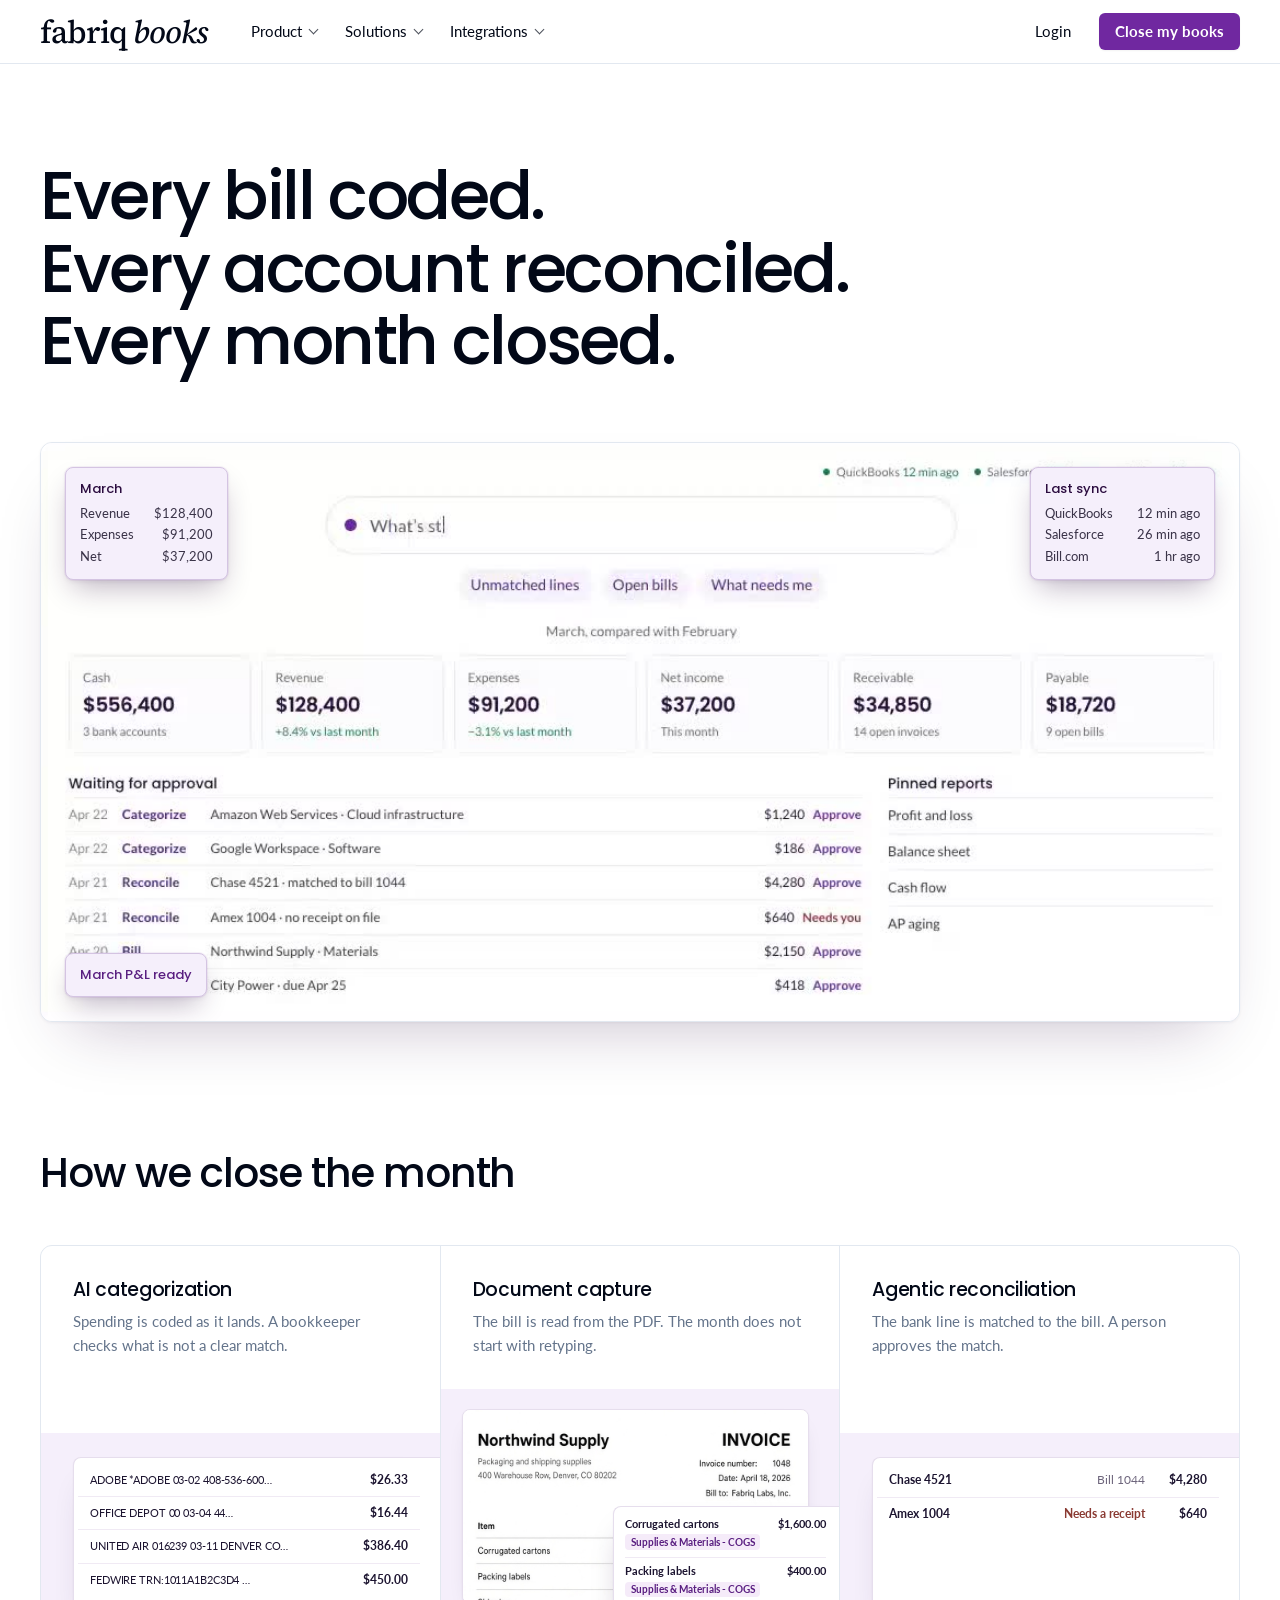
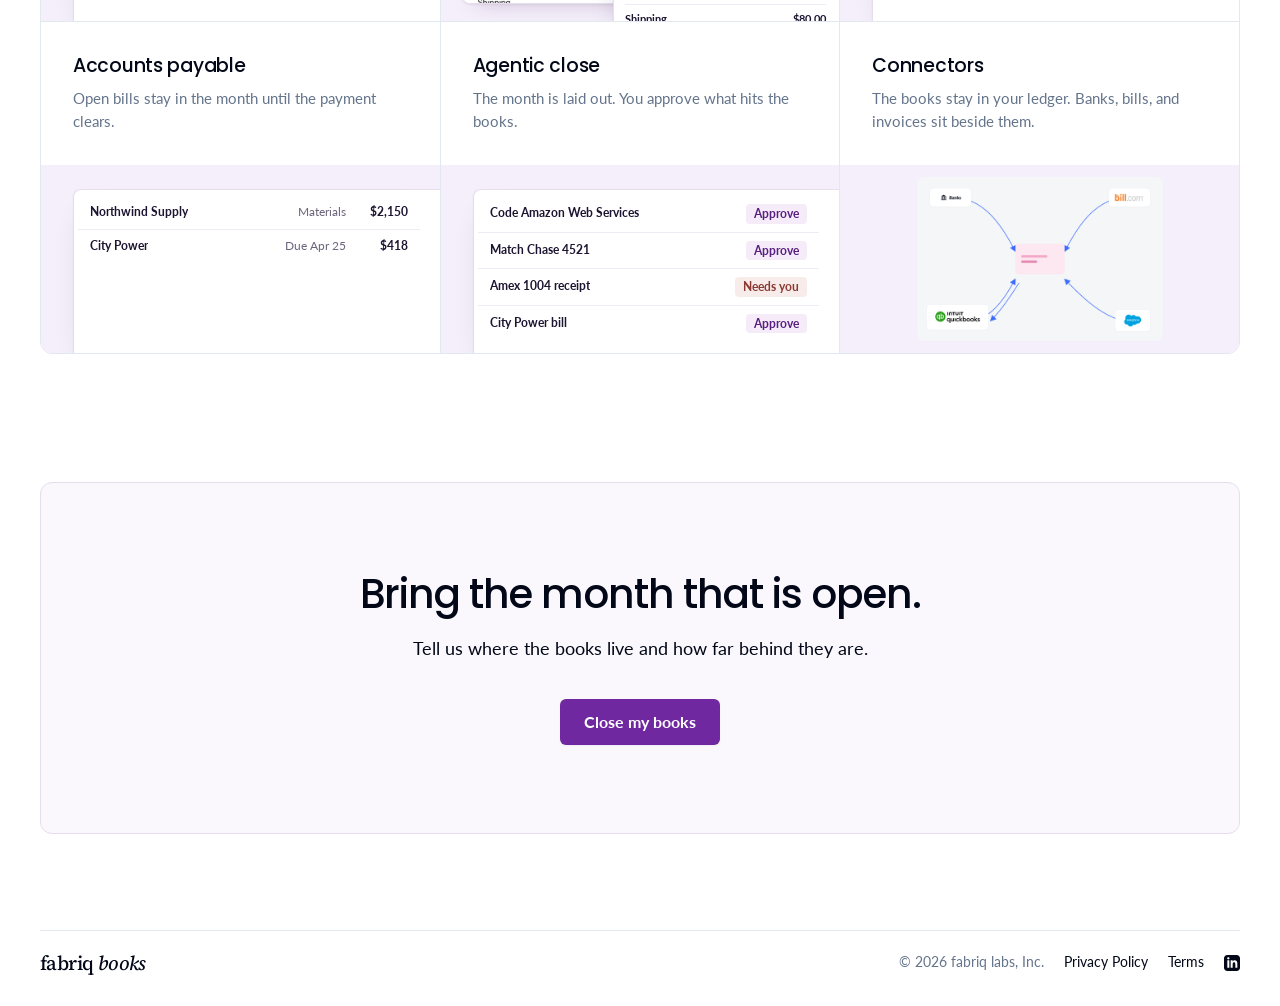
<file: index.html>
<!DOCTYPE html>
<html lang="en">
<head>
  <meta charset="utf-8" />
  <meta name="viewport" content="width=device-width, initial-scale=1" />
  <title>Fabriq Bookkeeping</title>
  <link rel="canonical" href="https://fabriqlabs.com/books/" />
  <meta http-equiv="refresh" content="0; url=books/" />
  <script>location.replace("books/");</script>
</head>
<body>
  <p><a href="books/">Fabriq Bookkeeping</a></p>
</body>
</html>
</file>
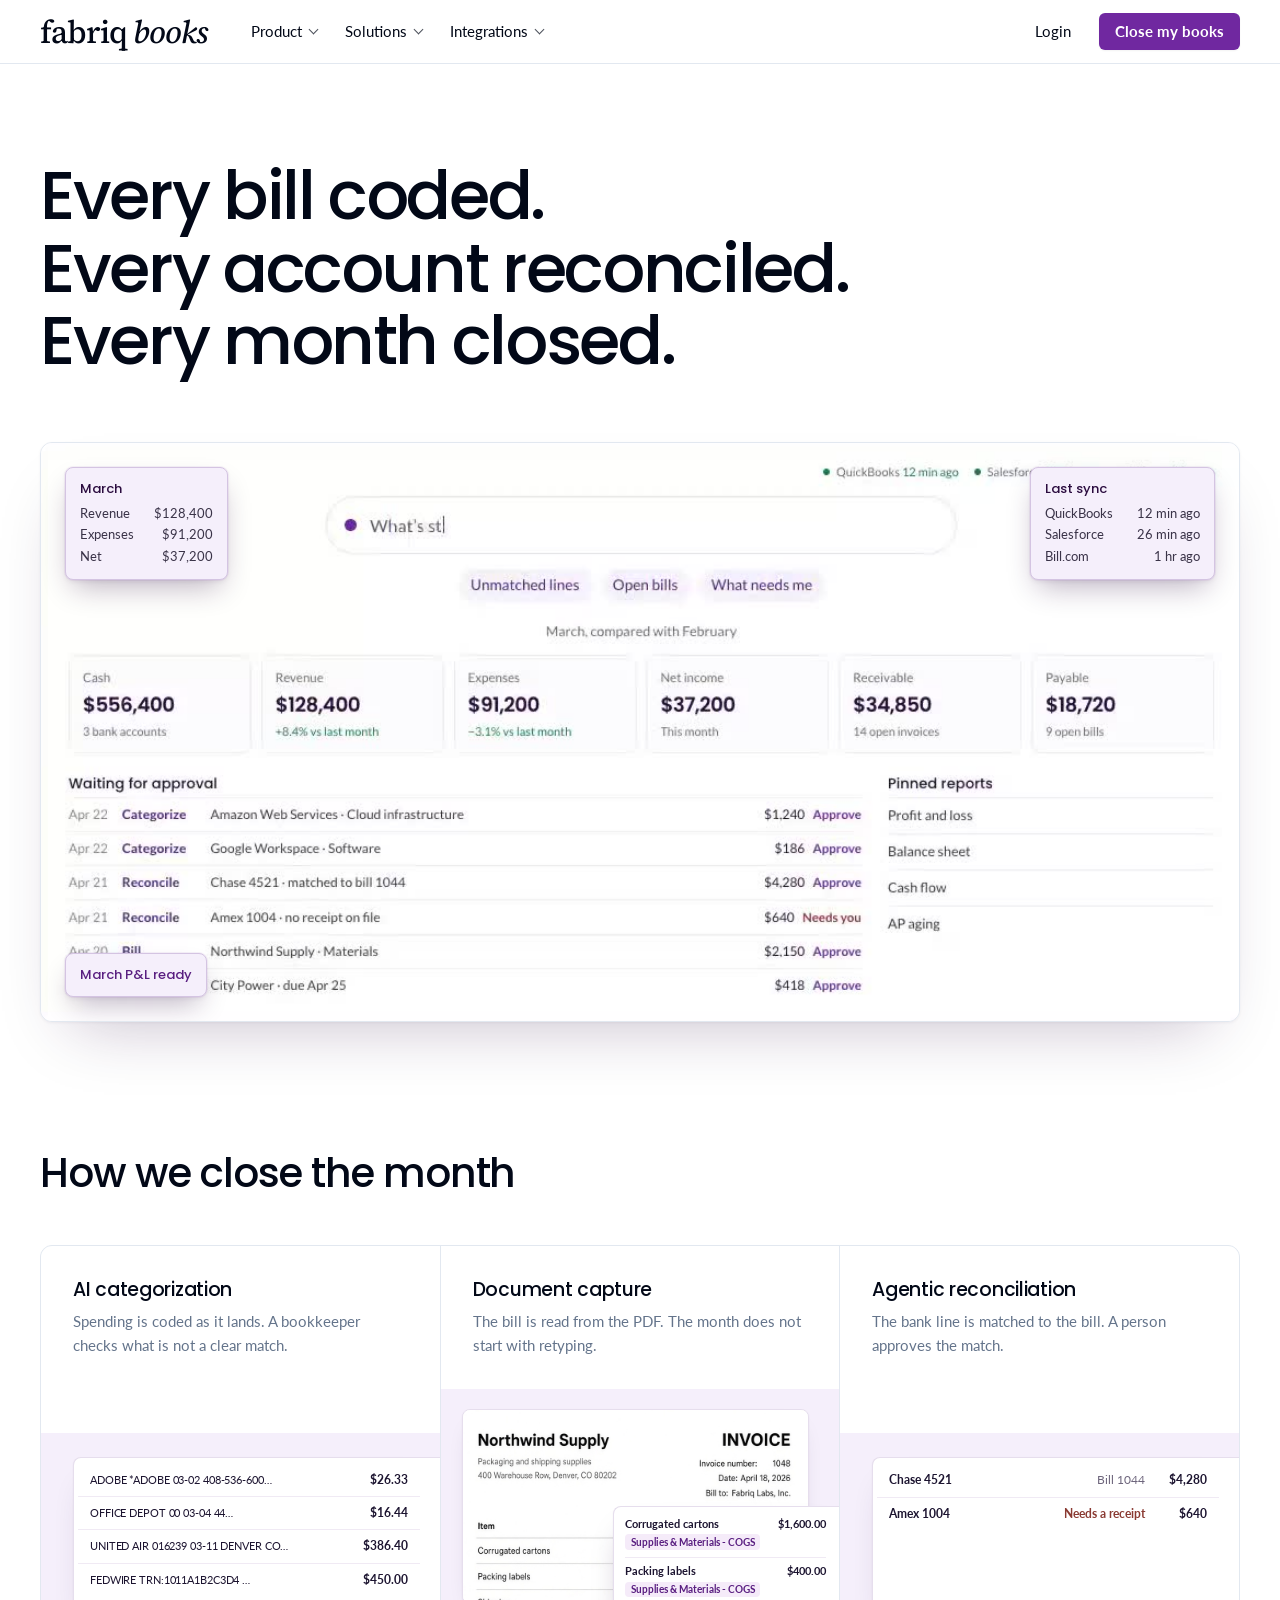
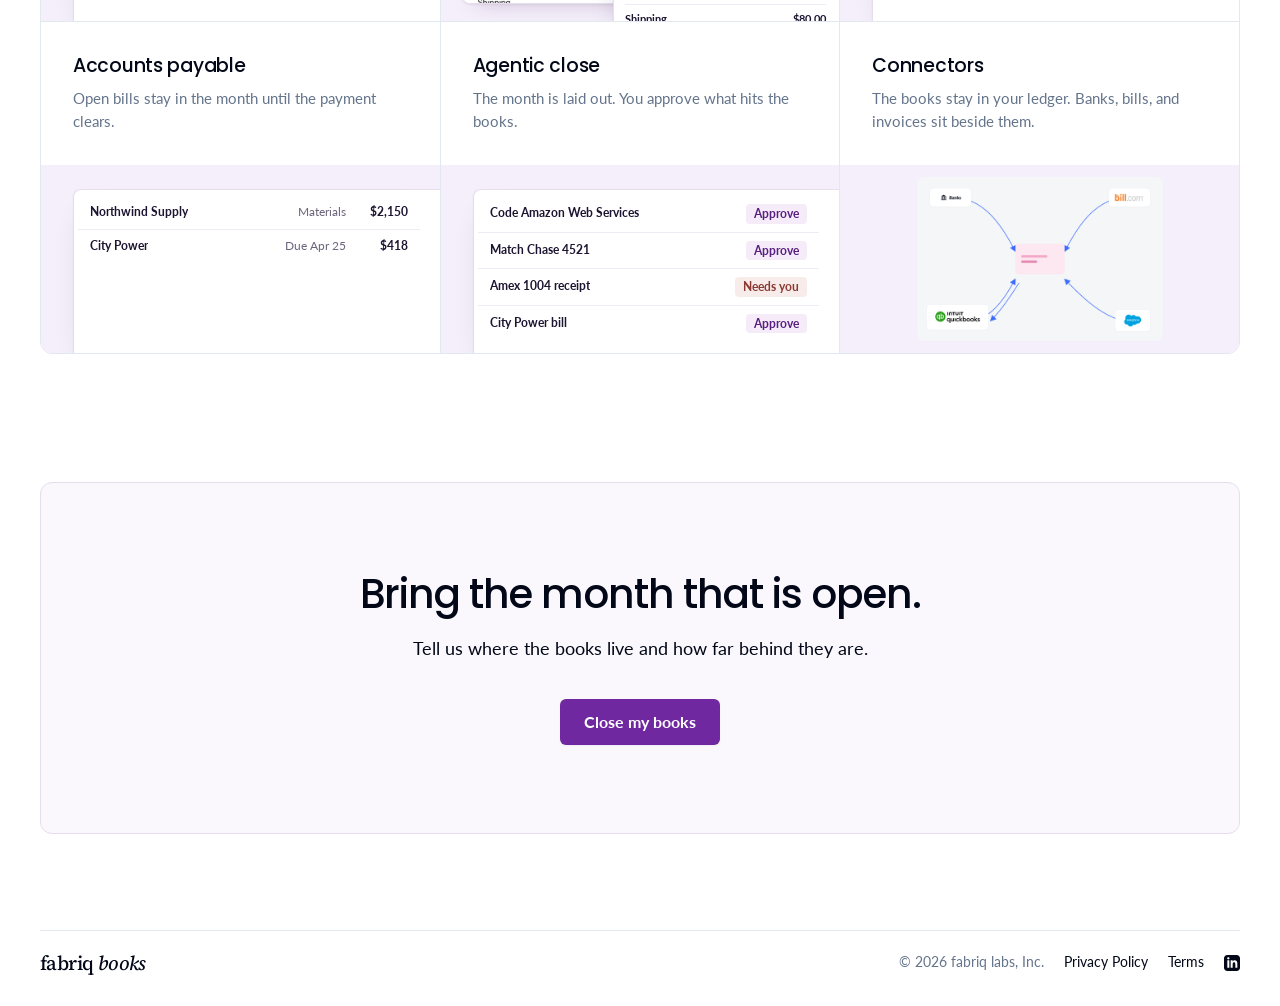
<file: books/index.html>
<!DOCTYPE html>
<html lang="en">
<head>
  <meta charset="utf-8" />
  <meta name="viewport" content="width=device-width, initial-scale=1" />
  <title>Fabriq Bookkeeping — Every month closed</title>
  <meta name="description" content="We keep the books for companies on QuickBooks, Xero, or Zoho. AI categorization, document capture, reconciliation, and an agentic close — you approve what posts." />
  <link rel="icon" href="media/fabriq-logo.png" type="image/png" />
  <link rel="preconnect" href="https://fonts.googleapis.com" />
  <link rel="preconnect" href="https://fonts.gstatic.com" crossorigin />
  <link href="https://fonts.googleapis.com/css2?family=Lato:wght@400;700&family=Poppins:wght@500;600&family=Source+Serif+4:ital,opsz,wght@0,8..60,500;1,8..60,500&display=swap" rel="stylesheet" />
  <link rel="stylesheet" href="close.css" />
</head>
<body>
  <a class="skip" href="#main">Skip to content</a>

  <header class="bar">
    <a class="mark" href="index.html">fabriq <em>books</em></a>
    <button class="nav-toggle" type="button" aria-expanded="false" aria-controls="primary">Menu</button>
    <nav id="primary" aria-label="Primary">
      <div class="menu">
        <button type="button" aria-expanded="false" aria-controls="menu-product">Product</button>
        <div class="panel" id="menu-product" hidden>
          <ul>
            <li>AI categorization</li>
            <li>Document capture</li>
            <li>Agentic reconciliation</li>
            <li>Accounts payable</li>
            <li>Agentic close</li>
            <li>Connectors</li>
          </ul>
        </div>
      </div>
      <div class="menu">
        <button type="button" aria-expanded="false" aria-controls="menu-solutions">Solutions</button>
        <div class="panel" id="menu-solutions" hidden>
          <ul>
            <li>Businesses</li>
            <li>Bookkeeping and accounting firms</li>
          </ul>
        </div>
      </div>
      <div class="menu">
        <button type="button" aria-expanded="false" aria-controls="menu-integrations">Integrations</button>
        <div class="panel" id="menu-integrations" hidden>
          <div class="group">
            <p class="subhead">Ledgers</p>
            <ul>
              <li>QuickBooks</li>
              <li>Zoho Books</li>
              <li>Xero</li>
            </ul>
          </div>
          <div class="group">
            <p class="subhead">Banks</p>
            <ul>
              <li>Plaid</li>
            </ul>
          </div>
          <div class="group">
            <p class="subhead">Accounts payable</p>
            <ul>
              <li>Bill.com</li>
            </ul>
          </div>
          <div class="group">
            <p class="subhead">Accounts receivable</p>
            <ul>
              <li>Salesforce</li>
            </ul>
          </div>
        </div>
      </div>
      <a href="https://books.fabriqdata.com" target="_blank" rel="noopener noreferrer">Login</a>
      <a class="btn" href="start.html">Close my books</a>
    </nav>
  </header>

  <main id="main">
    <section class="hero">
      <h1>
        <span>Every bill coded.</span>
        <span>Every account reconciled.</span>
        <span>Every month closed.</span>
      </h1>

      <div class="stage-wrap hero-frame">
        <div class="hero-crop">
          <video class="hero-video" autoplay muted loop playsinline poster="media/hero-poster.jpg">
            <source src="media/hero.mp4" type="video/mp4">
          </video>
        </div>
        <aside class="hero-float hero-float-net">
          <p>March</p>
          <ul>
            <li><span>Revenue</span><span>$128,400</span></li>
            <li><span>Expenses</span><span>$91,200</span></li>
            <li><span>Net</span><span>$37,200</span></li>
          </ul>
        </aside>
        <aside class="hero-float hero-float-sync">
          <p>Last sync</p>
          <ul>
            <li><span>QuickBooks</span><span>12 min ago</span></li>
            <li><span>Salesforce</span><span>26 min ago</span></li>
            <li><span>Bill.com</span><span>1 hr ago</span></li>
          </ul>
        </aside>
        <p class="hero-float hero-float-ready">March P&amp;L ready</p>
      </div>
    </section>

    <section class="work" id="work">
      <h2>How we close the month</h2>
      <div class="cards">
        <article>
          <h3>AI categorization</h3>
          <p>Spending is coded as it lands. A bookkeeper checks what is not a clear match.</p>
          <div class="screen">
            <ul class="screen-rows predict">
              <li><span>ADOBE *ADOBE 03-02 408-536-6000 CA 4412</span><em>Software</em><b>$26.33</b></li>
              <li><span>OFFICE DEPOT 00 03-04 4412</span><em>Office Expenses</em><b>$16.44</b></li>
              <li><span>UNITED AIR 016239 03-11 DENVER CO 4412</span><em>Travel</em><b>$386.40</b></li>
              <li><span>FEDWIRE TRN:1011A1B2C3D4 ORG:ACME IND</span><em>Sales Income</em><b>$450.00</b></li>
            </ul>
          </div>
        </article>
        <article>
          <h3>Document capture</h3>
          <p>The bill is read from the PDF. The month does not start with retyping.</p>
          <div class="screen screen-capture">
            <div class="capture">
              <figure class="capture-pdf">
                <img src="media/northwind-supply.jpg" alt="Northwind Supply invoice 1048, dated April 18, 2026, total $2,150.00" width="864" height="1152" />
              </figure>
              <ol class="capture-lines">
                <li><span>Corrugated cartons</span><b>$1,600.00</b><em>Supplies &amp; Materials - COGS</em></li>
                <li><span>Packing labels</span><b>$400.00</b><em>Supplies &amp; Materials - COGS</em></li>
                <li><span>Shipping</span><b>$80.00</b><em>Shipping, Freight &amp; Delivery - COS</em></li>
                <li><span>Sales tax</span><b>$70.00</b><em>Sales Tax Paid</em></li>
                <li class="credit"><span>Northwind Supply</span><b>$2,150.00</b><em>Accounts Payable (A/P)</em></li>
              </ol>
            </div>
          </div>
        </article>
        <article>
          <h3>Agentic reconciliation</h3>
          <p>The bank line is matched to the bill. A person approves the match.</p>
          <div class="screen">
            <ul class="screen-rows">
              <li><span>Chase 4521</span><em>Bill 1044</em><b>$4,280</b></li>
              <li><span>Amex 1004</span><em class="needs">Needs a receipt</em><b>$640</b></li>
            </ul>
          </div>
        </article>
        <article>
          <h3>Accounts payable</h3>
          <p>Open bills stay in the month until the payment clears.</p>
          <div class="screen">
            <ul class="screen-rows">
              <li><span>Northwind Supply</span><em>Materials</em><b>$2,150</b></li>
              <li><span>City Power</span><em>Due Apr 25</em><b>$418</b></li>
            </ul>
          </div>
        </article>
        <article>
          <h3>Agentic close</h3>
          <p>The month is laid out. You approve what hits the books.</p>
          <div class="screen">
            <ul class="screen-check">
              <li><span>Code Amazon Web Services</span><i>Approve</i></li>
              <li><span>Match Chase 4521</span><i>Approve</i></li>
              <li><span>Amex 1004 receipt</span><i class="needs">Needs you</i></li>
              <li><span>City Power bill</span><i>Approve</i></li>
            </ul>
          </div>
        </article>
        <article>
          <h3>Connectors</h3>
          <p>The books stay in your ledger. Banks, bills, and invoices sit beside them.</p>
          <div class="screen screen-links">
            <img src="media/connectors.png" alt="Banks, Bill.com, and Salesforce feed into Fabriq. QuickBooks connects both ways." width="1200" height="800" />
          </div>
        </article>
      </div>
    </section>

    <section class="start" id="start">
      <h2>Bring the month that is open.</h2>
      <p>Tell us where the books live and how far behind they are.</p>
      <a class="btn" href="start.html">Close my books</a>
    </section>
  </main>

  <footer class="colophon">
    <a class="mark" href="index.html">fabriq <em>books</em></a>
    <div class="colophon-links">
      <span>© 2026 fabriq labs, Inc.</span>
      <a href="privacy.html">Privacy Policy</a>
      <a href="terms.html">Terms</a>
      <a href="https://www.linkedin.com/company/fabriq-labs" aria-label="LinkedIn" target="_blank" rel="noopener noreferrer"><svg xmlns="http://www.w3.org/2000/svg" width="16" height="16" viewBox="0 0 24 24" fill="currentColor" aria-hidden="true"><path d="M19 0h-14c-2.761 0-5 2.239-5 5v14c0 2.761 2.239 5 5 5h14c2.762 0 5-2.239 5-5v-14c0-2.761-2.238-5-5-5zm-11 19h-3v-11h3v11zm-1.5-12.268c-.966 0-1.75-.79-1.75-1.764s.784-1.764 1.75-1.764 1.75.79 1.75 1.764-.783 1.764-1.75 1.764zm13.5 12.268h-3v-5.604c0-3.368-4-3.113-4 0v5.604h-3v-11h3v1.765c1.396-2.586 7-2.777 7 2.476v6.759z"/></svg></a>
    </div>
  </footer>
  <script src="close.js"></script>
</body>
</html>
</file>
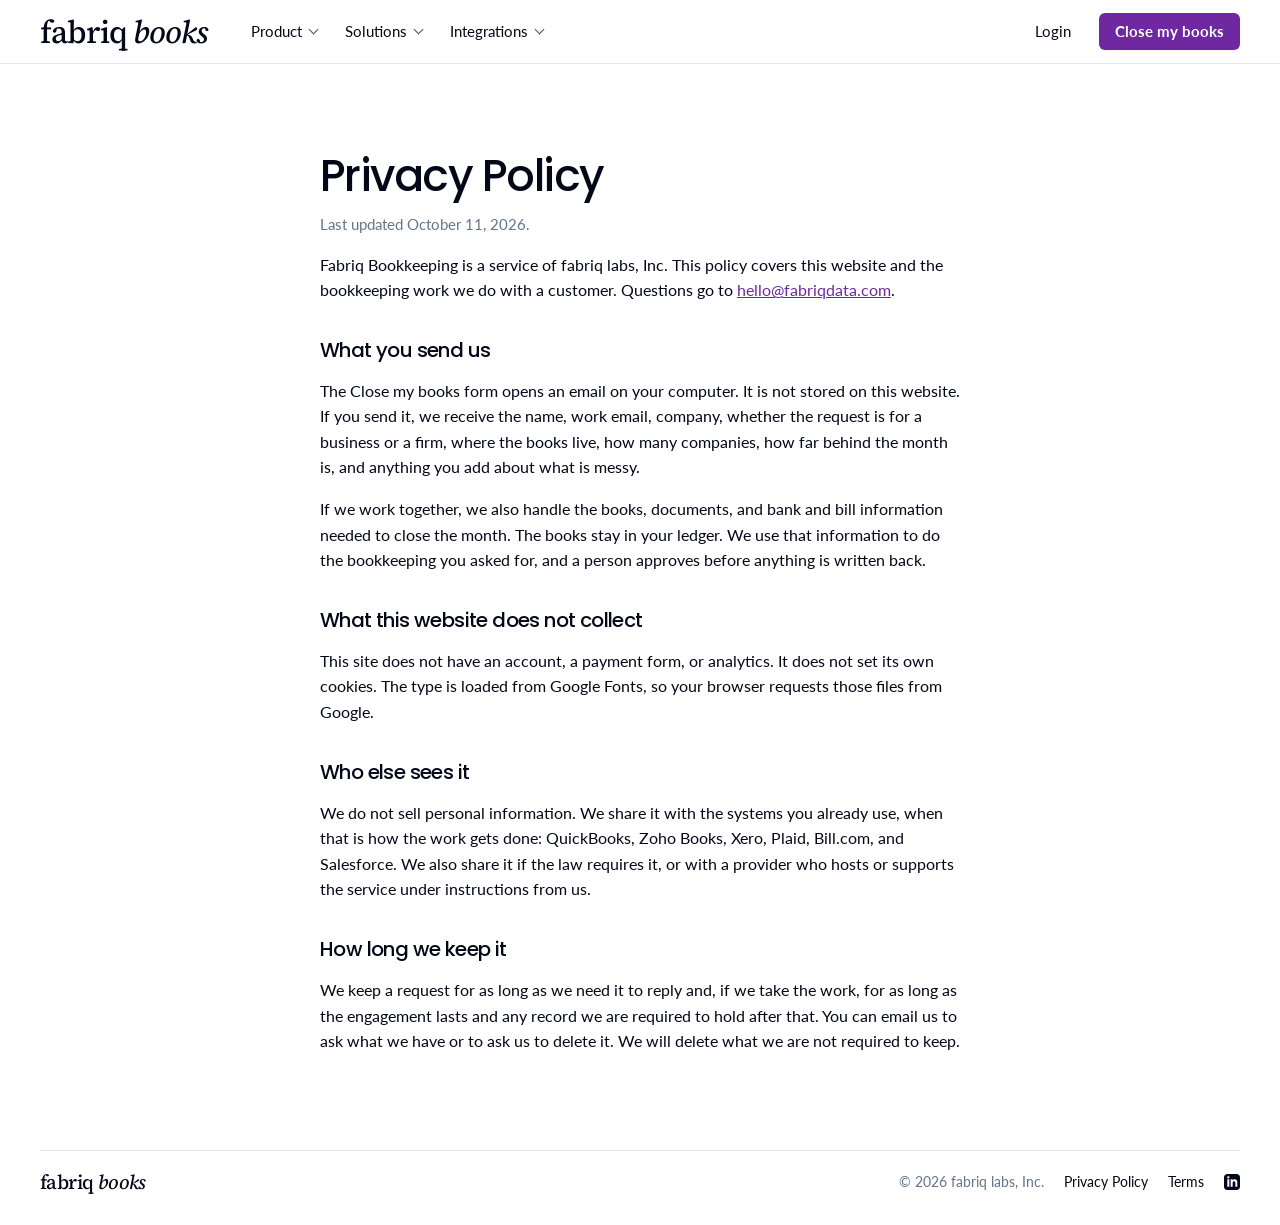
<file: books/privacy.html>
<!DOCTYPE html>
<html lang="en">
<head>
  <meta charset="utf-8" />
  <meta name="viewport" content="width=device-width, initial-scale=1" />
  <title>Privacy Policy — Fabriq Bookkeeping</title>
  <meta name="description" content="How fabriq labs, Inc. handles information for Fabriq Bookkeeping." />
  <link rel="icon" href="media/fabriq-logo.png" type="image/png" />
  <link rel="preconnect" href="https://fonts.googleapis.com" />
  <link rel="preconnect" href="https://fonts.gstatic.com" crossorigin />
  <link href="https://fonts.googleapis.com/css2?family=Lato:wght@400;700&family=Poppins:wght@500;600&family=Source+Serif+4:ital,opsz,wght@0,8..60,500;1,8..60,500&display=swap" rel="stylesheet" />
  <link rel="stylesheet" href="close.css" />
</head>
<body>
  <a class="skip" href="#main">Skip to content</a>
  <header class="bar">
    <a class="mark" href="index.html">fabriq <em>books</em></a>
    <button class="nav-toggle" type="button" aria-expanded="false" aria-controls="primary">Menu</button>
    <nav id="primary" aria-label="Primary">
      <div class="menu">
        <button type="button" aria-expanded="false" aria-controls="menu-product">Product</button>
        <div class="panel" id="menu-product" hidden>
          <ul>
            <li>AI categorization</li>
            <li>Document capture</li>
            <li>Agentic reconciliation</li>
            <li>Accounts payable</li>
            <li>Agentic close</li>
            <li>Connectors</li>
          </ul>
        </div>
      </div>
      <div class="menu">
        <button type="button" aria-expanded="false" aria-controls="menu-solutions">Solutions</button>
        <div class="panel" id="menu-solutions" hidden>
          <ul>
            <li>Businesses</li>
            <li>Bookkeeping and accounting firms</li>
          </ul>
        </div>
      </div>
      <div class="menu">
        <button type="button" aria-expanded="false" aria-controls="menu-integrations">Integrations</button>
        <div class="panel" id="menu-integrations" hidden>
          <div class="group">
            <p class="subhead">Ledgers</p>
            <ul>
              <li>QuickBooks</li>
              <li>Zoho Books</li>
              <li>Xero</li>
            </ul>
          </div>
          <div class="group">
            <p class="subhead">Banks</p>
            <ul>
              <li>Plaid</li>
            </ul>
          </div>
          <div class="group">
            <p class="subhead">Accounts payable</p>
            <ul>
              <li>Bill.com</li>
            </ul>
          </div>
          <div class="group">
            <p class="subhead">Accounts receivable</p>
            <ul>
              <li>Salesforce</li>
            </ul>
          </div>
        </div>
      </div>
      <a href="https://books.fabriqdata.com" target="_blank" rel="noopener noreferrer">Login</a>
      <a class="btn" href="start.html">Close my books</a>
    </nav>
  </header>

  <main id="main" class="legal">
    <h1>Privacy Policy</h1>
    <p class="updated">Last updated October 11, 2026.</p>
    <p>Fabriq Bookkeeping is a service of fabriq labs, Inc. This policy covers this website and the bookkeeping work we do with a customer. Questions go to <a href="mailto:hello@fabriqdata.com">hello@fabriqdata.com</a>.</p>

    <h2>What you send us</h2>
    <p>The Close my books form opens an email on your computer. It is not stored on this website. If you send it, we receive the name, work email, company, whether the request is for a business or a firm, where the books live, how many companies, how far behind the month is, and anything you add about what is messy.</p>
    <p>If we work together, we also handle the books, documents, and bank and bill information needed to close the month. The books stay in your ledger. We use that information to do the bookkeeping you asked for, and a person approves before anything is written back.</p>

    <h2>What this website does not collect</h2>
    <p>This site does not have an account, a payment form, or analytics. It does not set its own cookies. The type is loaded from Google Fonts, so your browser requests those files from Google.</p>

    <h2>Who else sees it</h2>
    <p>We do not sell personal information. We share it with the systems you already use, when that is how the work gets done: QuickBooks, Zoho Books, Xero, Plaid, Bill.com, and Salesforce. We also share it if the law requires it, or with a provider who hosts or supports the service under instructions from us.</p>

    <h2>How long we keep it</h2>
    <p>We keep a request for as long as we need it to reply and, if we take the work, for as long as the engagement lasts and any record we are required to hold after that. You can email us to ask what we have or to ask us to delete it. We will delete what we are not required to keep.</p>
  </main>

  <footer class="colophon">
    <a class="mark" href="index.html">fabriq <em>books</em></a>
    <div class="colophon-links">
      <span>© 2026 fabriq labs, Inc.</span>
      <a href="privacy.html">Privacy Policy</a>
      <a href="terms.html">Terms</a>
      <a href="https://www.linkedin.com/company/fabriq-labs" aria-label="LinkedIn" target="_blank" rel="noopener noreferrer"><svg xmlns="http://www.w3.org/2000/svg" width="16" height="16" viewBox="0 0 24 24" fill="currentColor" aria-hidden="true"><path d="M19 0h-14c-2.761 0-5 2.239-5 5v14c0 2.761 2.239 5 5 5h14c2.762 0 5-2.239 5-5v-14c0-2.761-2.238-5-5-5zm-11 19h-3v-11h3v11zm-1.5-12.268c-.966 0-1.75-.79-1.75-1.764s.784-1.764 1.75-1.764 1.75.79 1.75 1.764-.783 1.764-1.75 1.764zm13.5 12.268h-3v-5.604c0-3.368-4-3.113-4 0v5.604h-3v-11h3v1.765c1.396-2.586 7-2.777 7 2.476v6.759z"/></svg></a>
    </div>
  </footer>
  <script src="close.js"></script>
</body>
</html>
</file>
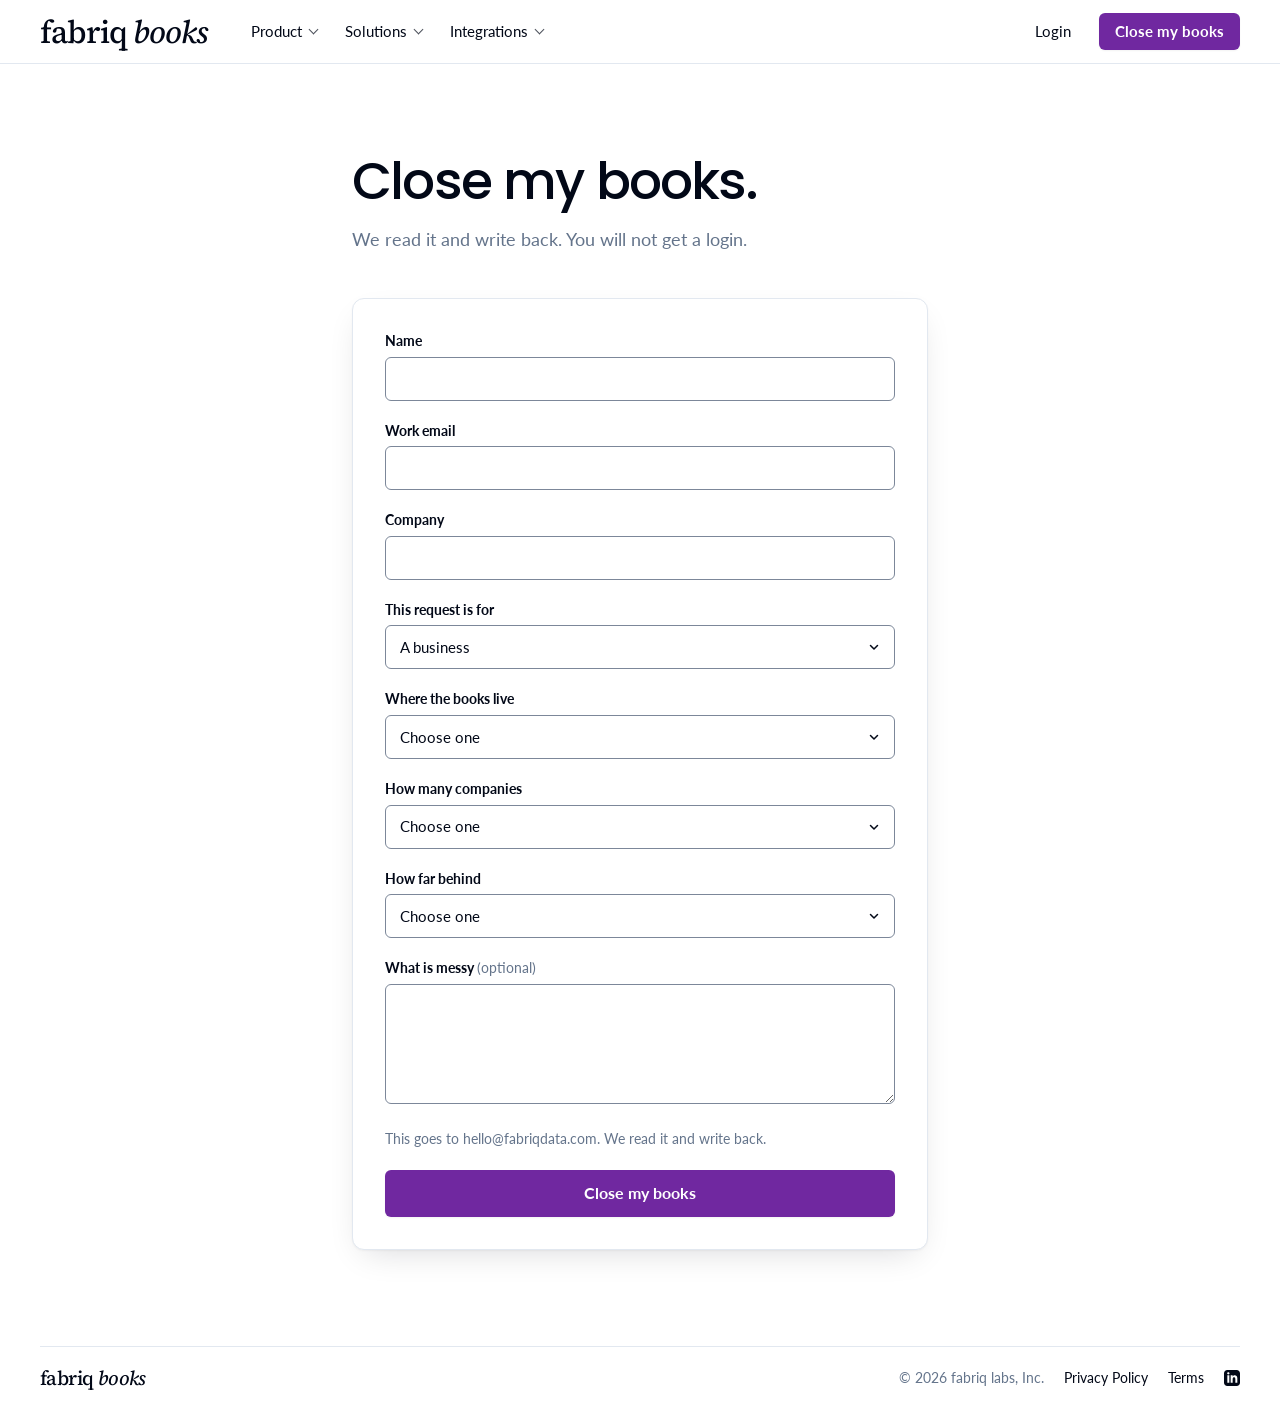
<file: books/start.html>
<!DOCTYPE html>
<html lang="en">
<head>
  <meta charset="utf-8" />
  <meta name="viewport" content="width=device-width, initial-scale=1" />
  <title>Close my books — Fabriq Bookkeeping</title>
  <meta name="description" content="Tell us where the books live. We read it and write back. You will not get a login." />
  <link rel="icon" href="media/fabriq-logo.png" type="image/png" />
  <link rel="preconnect" href="https://fonts.googleapis.com" />
  <link rel="preconnect" href="https://fonts.gstatic.com" crossorigin />
  <link href="https://fonts.googleapis.com/css2?family=Lato:wght@400;700&family=Poppins:wght@500;600&family=Source+Serif+4:ital,opsz,wght@0,8..60,500;1,8..60,500&display=swap" rel="stylesheet" />
  <link rel="stylesheet" href="close.css" />
</head>
<body>
  <a class="skip" href="#main">Skip to content</a>
  <header class="bar">
    <a class="mark" href="index.html">fabriq <em>books</em></a>
    <button class="nav-toggle" type="button" aria-expanded="false" aria-controls="primary">Menu</button>
    <nav id="primary" aria-label="Primary">
      <div class="menu">
        <button type="button" aria-expanded="false" aria-controls="menu-product">Product</button>
        <div class="panel" id="menu-product" hidden>
          <ul>
            <li>AI categorization</li>
            <li>Document capture</li>
            <li>Agentic reconciliation</li>
            <li>Accounts payable</li>
            <li>Agentic close</li>
            <li>Connectors</li>
          </ul>
        </div>
      </div>
      <div class="menu">
        <button type="button" aria-expanded="false" aria-controls="menu-solutions">Solutions</button>
        <div class="panel" id="menu-solutions" hidden>
          <ul>
            <li>Businesses</li>
            <li>Bookkeeping and accounting firms</li>
          </ul>
        </div>
      </div>
      <div class="menu">
        <button type="button" aria-expanded="false" aria-controls="menu-integrations">Integrations</button>
        <div class="panel" id="menu-integrations" hidden>
          <div class="group">
            <p class="subhead">Ledgers</p>
            <ul>
              <li>QuickBooks</li>
              <li>Zoho Books</li>
              <li>Xero</li>
            </ul>
          </div>
          <div class="group">
            <p class="subhead">Banks</p>
            <ul>
              <li>Plaid</li>
            </ul>
          </div>
          <div class="group">
            <p class="subhead">Accounts payable</p>
            <ul>
              <li>Bill.com</li>
            </ul>
          </div>
          <div class="group">
            <p class="subhead">Accounts receivable</p>
            <ul>
              <li>Salesforce</li>
            </ul>
          </div>
        </div>
      </div>
      <a href="https://books.fabriqdata.com" target="_blank" rel="noopener noreferrer">Login</a>
      <a class="btn" href="start.html">Close my books</a>
    </nav>
  </header>

  <main id="main" class="page">
    <h1>Close my books.</h1>
    <p class="lede">We read it and write back. You will not get a login.</p>

    <form id="close-form" class="form" action="" method="post" novalidate>
      <div class="field">
        <label for="name">Name</label>
        <input id="name" name="Name" type="text" autocomplete="name" required />
        <p class="error" role="alert"></p>
      </div>
      <div class="field">
        <label for="email">Work email</label>
        <input id="email" name="email" type="email" autocomplete="email" required />
        <p class="error" role="alert"></p>
      </div>
      <div class="field">
        <label for="company">Company</label>
        <input id="company" name="Company" type="text" autocomplete="organization" required />
        <p class="error" role="alert"></p>
      </div>
      <div class="field">
        <label for="who">This request is for</label>
        <select id="who" name="This request is for" required>
          <option>A business</option>
          <option>A bookkeeping or accounting firm</option>
        </select>
        <p class="error" role="alert"></p>
      </div>
      <div class="field">
        <label for="ledger">Where the books live</label>
        <select id="ledger" name="Where the books live" required>
          <option value="">Choose one</option>
          <option>QuickBooks</option>
          <option>Xero</option>
          <option>Zoho Books</option>
          <option>Something else</option>
        </select>
        <p class="error" role="alert"></p>
      </div>
      <div class="field">
        <label for="companies">How many companies</label>
        <select id="companies" name="How many companies" required>
          <option value="">Choose one</option>
          <option>1</option>
          <option>2–3</option>
          <option>More than 3</option>
        </select>
        <p class="error" role="alert"></p>
      </div>
      <div class="field">
        <label for="behind">How far behind</label>
        <select id="behind" name="How far behind" required>
          <option value="">Choose one</option>
          <option>This month is open</option>
          <option>About a month</option>
          <option>A few months</option>
          <option>I'm not sure</option>
        </select>
        <p class="error" role="alert"></p>
      </div>
      <div class="field">
        <label for="messy">What is messy <span class="quiet">(optional)</span></label>
        <textarea id="messy" name="What is messy"></textarea>
        <p class="error" role="alert"></p>
      </div>
      <div class="hp" aria-hidden="true" style="position:absolute;width:1px;height:1px;padding:0;margin:-1px;overflow:hidden;clip:rect(0,0,0,0);white-space:nowrap;border:0">
        <label for="gotcha">Leave this blank</label>
        <input id="gotcha" name="_gotcha" type="text" tabindex="-1" autocomplete="off" />
      </div>
      <input type="hidden" name="_subject" value="Close my books" />
      <input type="hidden" name="thanks" value="" />
      <p class="note">This goes to hello@fabriqdata.com. We read it and write back.</p>
      <p class="send-error" id="form-error" role="alert" hidden>That did not send. Email <a href="mailto:hello@fabriqdata.com">hello@fabriqdata.com</a> and we will write back.</p>
      <button class="btn" type="submit">Close my books</button>
    </form>
    <p class="done" id="form-done" tabindex="-1" hidden>We have it. We'll write back.</p>
  </main>

  <footer class="colophon">
    <a class="mark" href="index.html">fabriq <em>books</em></a>
    <div class="colophon-links">
      <span>© 2026 fabriq labs, Inc.</span>
      <a href="privacy.html">Privacy Policy</a>
      <a href="terms.html">Terms</a>
      <a href="https://www.linkedin.com/company/fabriq-labs" aria-label="LinkedIn" target="_blank" rel="noopener noreferrer"><svg xmlns="http://www.w3.org/2000/svg" width="16" height="16" viewBox="0 0 24 24" fill="currentColor" aria-hidden="true"><path d="M19 0h-14c-2.761 0-5 2.239-5 5v14c0 2.761 2.239 5 5 5h14c2.762 0 5-2.239 5-5v-14c0-2.761-2.238-5-5-5zm-11 19h-3v-11h3v11zm-1.5-12.268c-.966 0-1.75-.79-1.75-1.764s.784-1.764 1.75-1.764 1.75.79 1.75 1.764-.783 1.764-1.75 1.764zm13.5 12.268h-3v-5.604c0-3.368-4-3.113-4 0v5.604h-3v-11h3v1.765c1.396-2.586 7-2.777 7 2.476v6.759z"/></svg></a>
    </div>
  </footer>
  <script src="form.config.js"></script>
  <script src="close.js"></script>
</body>
</html>
</file>
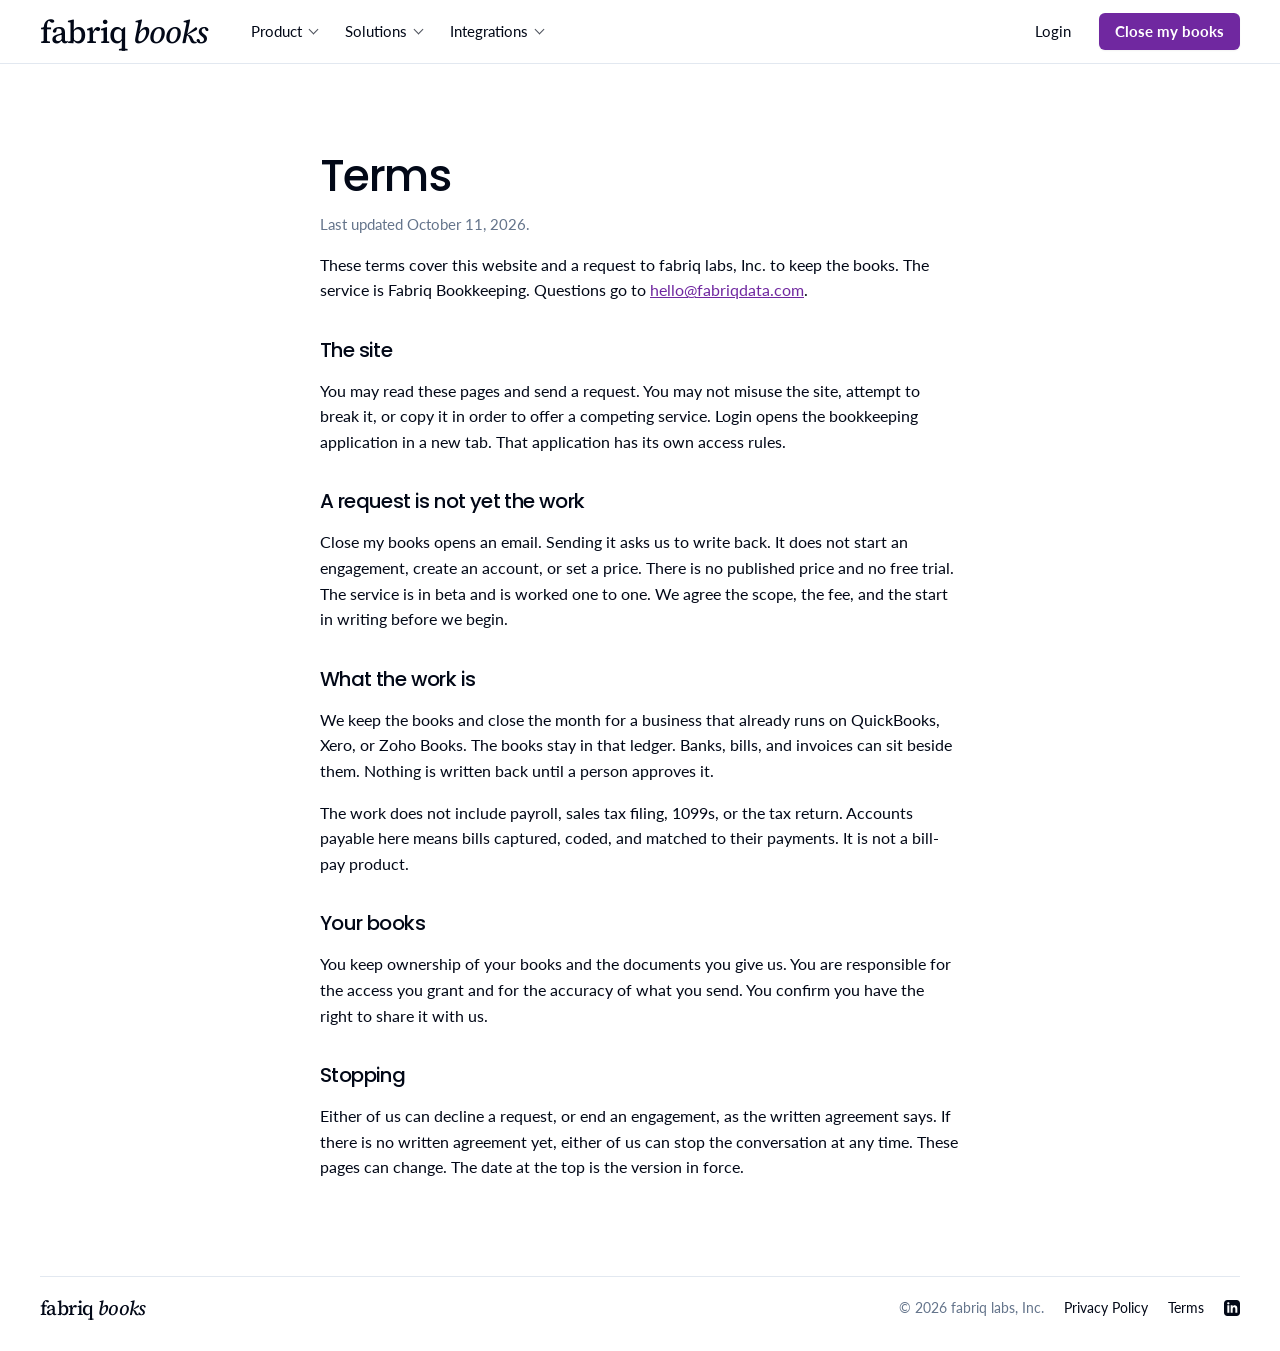
<file: books/terms.html>
<!DOCTYPE html>
<html lang="en">
<head>
  <meta charset="utf-8" />
  <meta name="viewport" content="width=device-width, initial-scale=1" />
  <title>Terms — Fabriq Bookkeeping</title>
  <meta name="description" content="Terms for using the Fabriq Bookkeeping site and asking fabriq labs, Inc. to close the books." />
  <link rel="icon" href="media/fabriq-logo.png" type="image/png" />
  <link rel="preconnect" href="https://fonts.googleapis.com" />
  <link rel="preconnect" href="https://fonts.gstatic.com" crossorigin />
  <link href="https://fonts.googleapis.com/css2?family=Lato:wght@400;700&family=Poppins:wght@500;600&family=Source+Serif+4:ital,opsz,wght@0,8..60,500;1,8..60,500&display=swap" rel="stylesheet" />
  <link rel="stylesheet" href="close.css" />
</head>
<body>
  <a class="skip" href="#main">Skip to content</a>
  <header class="bar">
    <a class="mark" href="index.html">fabriq <em>books</em></a>
    <button class="nav-toggle" type="button" aria-expanded="false" aria-controls="primary">Menu</button>
    <nav id="primary" aria-label="Primary">
      <div class="menu">
        <button type="button" aria-expanded="false" aria-controls="menu-product">Product</button>
        <div class="panel" id="menu-product" hidden>
          <ul>
            <li>AI categorization</li>
            <li>Document capture</li>
            <li>Agentic reconciliation</li>
            <li>Accounts payable</li>
            <li>Agentic close</li>
            <li>Connectors</li>
          </ul>
        </div>
      </div>
      <div class="menu">
        <button type="button" aria-expanded="false" aria-controls="menu-solutions">Solutions</button>
        <div class="panel" id="menu-solutions" hidden>
          <ul>
            <li>Businesses</li>
            <li>Bookkeeping and accounting firms</li>
          </ul>
        </div>
      </div>
      <div class="menu">
        <button type="button" aria-expanded="false" aria-controls="menu-integrations">Integrations</button>
        <div class="panel" id="menu-integrations" hidden>
          <div class="group">
            <p class="subhead">Ledgers</p>
            <ul>
              <li>QuickBooks</li>
              <li>Zoho Books</li>
              <li>Xero</li>
            </ul>
          </div>
          <div class="group">
            <p class="subhead">Banks</p>
            <ul>
              <li>Plaid</li>
            </ul>
          </div>
          <div class="group">
            <p class="subhead">Accounts payable</p>
            <ul>
              <li>Bill.com</li>
            </ul>
          </div>
          <div class="group">
            <p class="subhead">Accounts receivable</p>
            <ul>
              <li>Salesforce</li>
            </ul>
          </div>
        </div>
      </div>
      <a href="https://books.fabriqdata.com" target="_blank" rel="noopener noreferrer">Login</a>
      <a class="btn" href="start.html">Close my books</a>
    </nav>
  </header>

  <main id="main" class="legal">
    <h1>Terms</h1>
    <p class="updated">Last updated October 11, 2026.</p>
    <p>These terms cover this website and a request to fabriq labs, Inc. to keep the books. The service is Fabriq Bookkeeping. Questions go to <a href="mailto:hello@fabriqdata.com">hello@fabriqdata.com</a>.</p>

    <h2>The site</h2>
    <p>You may read these pages and send a request. You may not misuse the site, attempt to break it, or copy it in order to offer a competing service. Login opens the bookkeeping application in a new tab. That application has its own access rules.</p>

    <h2>A request is not yet the work</h2>
    <p>Close my books opens an email. Sending it asks us to write back. It does not start an engagement, create an account, or set a price. There is no published price and no free trial. The service is in beta and is worked one to one. We agree the scope, the fee, and the start in writing before we begin.</p>

    <h2>What the work is</h2>
    <p>We keep the books and close the month for a business that already runs on QuickBooks, Xero, or Zoho Books. The books stay in that ledger. Banks, bills, and invoices can sit beside them. Nothing is written back until a person approves it.</p>
    <p>The work does not include payroll, sales tax filing, 1099s, or the tax return. Accounts payable here means bills captured, coded, and matched to their payments. It is not a bill-pay product.</p>

    <h2>Your books</h2>
    <p>You keep ownership of your books and the documents you give us. You are responsible for the access you grant and for the accuracy of what you send. You confirm you have the right to share it with us.</p>

    <h2>Stopping</h2>
    <p>Either of us can decline a request, or end an engagement, as the written agreement says. If there is no written agreement yet, either of us can stop the conversation at any time. These pages can change. The date at the top is the version in force.</p>
  </main>

  <footer class="colophon">
    <a class="mark" href="index.html">fabriq <em>books</em></a>
    <div class="colophon-links">
      <span>© 2026 fabriq labs, Inc.</span>
      <a href="privacy.html">Privacy Policy</a>
      <a href="terms.html">Terms</a>
      <a href="https://www.linkedin.com/company/fabriq-labs" aria-label="LinkedIn" target="_blank" rel="noopener noreferrer"><svg xmlns="http://www.w3.org/2000/svg" width="16" height="16" viewBox="0 0 24 24" fill="currentColor" aria-hidden="true"><path d="M19 0h-14c-2.761 0-5 2.239-5 5v14c0 2.761 2.239 5 5 5h14c2.762 0 5-2.239 5-5v-14c0-2.761-2.238-5-5-5zm-11 19h-3v-11h3v11zm-1.5-12.268c-.966 0-1.75-.79-1.75-1.764s.784-1.764 1.75-1.764 1.75.79 1.75 1.764-.783 1.764-1.75 1.764zm13.5 12.268h-3v-5.604c0-3.368-4-3.113-4 0v5.604h-3v-11h3v1.765c1.396-2.586 7-2.777 7 2.476v6.759z"/></svg></a>
    </div>
  </footer>
  <script src="close.js"></script>
</body>
</html>
</file>
<file: books/close.css>
/* Colors, radii, and fonts match the product app (frontend-1 tailwind.config.ts
   and src/index.css). Change them there and here together. */
:root {
  --bg: #ffffff;
  --ink: #020817;
  --muted: #64748b;
  --rule: #e2e8f0;
  --field: #7c8799;
  --purple: #7028a0;
  --purple-700: #591e80;
  --purple-900: #2b0c3f;
  --purple-50: #f5ebf9;
  --purple-100: #e8d4f2;
  --lavender: #f5effb;
  --lavender-soft: #faf7fd;
  --lavender-rule: #e6deed;
  --brick: #8a3a32;
  --green: #1f8a4c;

  --radius-sm: 4px;
  --radius-md: 6px;
  --radius-lg: 8px;
  --radius-xl: 12px;

  --shadow-sm: 0 1px 2px rgba(2, 8, 23, 0.05);
  --shadow-md: 0 1px 2px rgba(2, 8, 23, 0.04), 0 12px 32px -12px rgba(2, 8, 23, 0.16);
  --shadow-lg: 0 1px 3px rgba(43, 12, 63, 0.05), 0 32px 64px -32px rgba(43, 12, 63, 0.28);

  --font-head: Poppins, ui-sans-serif, system-ui, sans-serif;
  --font-body: Lato, ui-sans-serif, system-ui, sans-serif;

  --page: 75rem;
  --gutter: 1.5rem;
}

* { box-sizing: border-box; }

html { scroll-behavior: smooth; }

body {
  margin: 0;
  background: var(--bg);
  color: var(--ink);
  font-family: var(--font-body);
  font-size: 1.0625rem;
  line-height: 1.6;
  -webkit-font-smoothing: antialiased;
  -moz-osx-font-smoothing: grayscale;
}

::selection { background: var(--purple-100); }

a { color: var(--purple); }
a:hover { color: var(--purple-700); }

:focus-visible {
  outline: 2px solid var(--purple);
  outline-offset: 3px;
  border-radius: var(--radius-sm);
}

.skip {
  position: absolute;
  left: -999px;
  top: 0;
  z-index: 50;
  background: var(--purple);
  color: #fff;
  padding: 0.5rem 0.875rem;
  border-radius: var(--radius-md);
  font-weight: 700;
  text-decoration: none;
}

.skip:focus {
  left: 0.75rem;
  top: 0.75rem;
  color: #fff;
}

.hero,
.work,
.start,
.page,
.colophon {
  width: min(var(--page), calc(100% - 2 * var(--gutter)));
  margin-inline: auto;
}

/* Nav */

.bar {
  position: sticky;
  top: 0;
  z-index: 30;
  display: flex;
  align-items: stretch;
  gap: 0 2.75rem;
  min-height: 4rem;
  padding-inline: max(var(--gutter), calc((100% - var(--page)) / 2));
  background: var(--bg);
  border-bottom: 1px solid var(--rule);
}

.mark {
  align-self: center;
  font-family: "Source Serif 4", Palatino, serif;
  font-size: 2rem;
  font-weight: 500;
  font-optical-sizing: none;
  font-variation-settings: "opsz" 16, "wght" 500;
  letter-spacing: -0.03em;
  line-height: 1;
  color: var(--ink);
  text-decoration: none;
}

.mark em {
  font-style: italic;
  font-weight: 500;
  font-variation-settings: "opsz" 16, "wght" 500;
}

.mark:hover { color: var(--ink); }

.nav-toggle {
  display: none;
  align-self: center;
  margin-left: auto;
  background: var(--bg);
  border: 1px solid var(--rule);
  border-radius: var(--radius-md);
  color: var(--ink);
  font: inherit;
  font-size: 0.875rem;
  font-weight: 700;
  line-height: 1.4;
  padding: 0.375rem 0.75rem;
  cursor: pointer;
}

.bar nav {
  display: flex;
  flex: 1;
  align-items: stretch;
  gap: 0 1.75rem;
}

.bar nav a:not(.btn),
.menu > button {
  display: inline-flex;
  align-items: center;
  color: var(--ink);
  text-decoration: none;
  font: inherit;
  font-size: 0.9375rem;
  line-height: 1.4;
  background: none;
  border: 0;
  padding: 0.375rem 0;
  cursor: pointer;
  -webkit-tap-highlight-color: transparent;
}

.bar nav > a:not(.btn) {
  align-self: center;
  margin-left: auto;
}

.menu > button { align-self: center; }

.bar nav a:not(.btn):hover,
.menu > button:hover,
.menu > button[aria-expanded="true"] {
  color: var(--purple);
}

.menu > button::after {
  content: "";
  width: 0.375rem;
  height: 0.375rem;
  margin-left: 0.5rem;
  border-right: 1.5px solid currentColor;
  border-bottom: 1.5px solid currentColor;
  transform: translateY(-0.125rem) rotate(45deg);
  opacity: 0.7;
}

.menu > button[aria-expanded="true"]::after {
  transform: translateY(0.0625rem) rotate(-135deg);
}

.menu {
  position: relative;
  display: flex;
  align-items: stretch;
}

/* Flush with the bottom of the bar so the pointer never crosses a gap. */
.panel {
  position: absolute;
  z-index: 20;
  top: 100%;
  left: -1rem;
  min-width: 15rem;
  padding: 0.5rem;
  background: var(--bg);
  border: 1px solid var(--rule);
  border-radius: 0 0 var(--radius-lg) var(--radius-lg);
  box-shadow: var(--shadow-md);
}

.panel[hidden] { display: none; }

#menu-solutions { min-width: 18rem; }

#menu-integrations {
  display: grid;
  grid-template-columns: repeat(2, minmax(0, 1fr));
  gap: 1.25rem 2rem;
  min-width: 25rem;
  padding: 1.25rem 1.5rem 1.125rem;
}

#menu-integrations[hidden] { display: none; }

.panel ul {
  margin: 0;
  padding: 0;
  list-style: none;
}

.panel li {
  padding: 0.5rem 0.75rem;
  font-size: 0.9375rem;
  font-weight: 400;
  line-height: 1.4;
  color: var(--ink);
}

#menu-integrations li { padding: 0.25rem 0; }

.subhead {
  margin: 0 0 0.375rem;
  font-size: 0.875rem;
  font-weight: 700;
  line-height: 1.4;
  color: var(--ink);
}

/* Button */

.btn {
  display: inline-flex;
  align-items: center;
  justify-content: center;
  background: var(--purple);
  color: #fff;
  text-decoration: none;
  padding: 0.5625rem 1rem;
  border: 0;
  border-radius: var(--radius-md);
  font: inherit;
  font-size: 0.9375rem;
  font-weight: 700;
  line-height: 1.3;
  cursor: pointer;
  box-shadow: var(--shadow-sm);
  transition: background-color 120ms ease;
}

.btn:hover {
  background: var(--purple-700);
  color: #fff;
}

.bar .btn { align-self: center; }

/* Hero */

.hero { padding: 6rem 0 0; }

h1 {
  margin: 0;
  font-family: var(--font-head);
  font-weight: 500;
  font-size: clamp(1.625rem, 0.6rem + 4.5vw, 4.25rem);
  line-height: 1.08;
  letter-spacing: -0.035em;
}

h1 span { display: block; }

.stage-wrap { position: relative; }

.hero-frame {
  margin-top: 4rem;
  overflow: hidden;
  background: #fff;
  border: 1px solid var(--rule);
  border-radius: var(--radius-xl);
  box-shadow: var(--shadow-lg);
}

/* The recording includes a lavender margin and the highlight cards.
   Show only the product, 170,24 to 1264,552 of the 1418×578 frame. */
.hero-crop {
  position: relative;
  aspect-ratio: 1094 / 528;
  overflow: hidden;
}

.hero-video {
  position: absolute;
  left: calc(100% * -170 / 1094);
  top: calc(100% * -24 / 528);
  width: calc(100% * 1418 / 1094);
  max-width: none;
  height: auto;
}

.hero-float {
  position: absolute;
  z-index: 3;
  margin: 0;
  background: var(--lavender);
  border: 1px solid #d4c4e2;
  border-radius: var(--radius-lg);
  box-shadow:
    0 0 0 1px rgba(112, 40, 160, 0.06),
    0 2px 4px rgba(43, 12, 63, 0.06),
    0 14px 28px -8px rgba(43, 12, 63, 0.32);
  padding: 0.75rem 0.875rem;
  font-family: Lato, sans-serif;
  font-size: 0.8125rem;
  line-height: 1.35;
  color: #3a3348;
}

.hero-float p {
  margin: 0 0 0.35rem;
  font-family: Poppins, sans-serif;
  font-weight: 500;
  font-size: 0.8125rem;
  color: var(--purple-900);
}

.hero-float ul {
  list-style: none;
  margin: 0;
  padding: 0;
}

.hero-float li {
  display: flex;
  justify-content: space-between;
  gap: 1.5rem;
  padding: 0.12rem 0;
}

.hero-float-net { left: 1.5rem; top: 1.5rem; }
.hero-float-sync { right: 1.5rem; top: 1.5rem; }
.hero-float-ready {
  left: 1.5rem;
  bottom: 1.5rem;
  font-family: Poppins, sans-serif;
  font-weight: 500;
  color: var(--purple-700);
}

/* How we close the month */

.work { padding: 8rem 0 0; }

h2 {
  margin: 0;
  font-family: var(--font-head);
  font-weight: 500;
  font-size: clamp(1.75rem, 1.1rem + 1.8vw, 2.75rem);
  line-height: 1.15;
  letter-spacing: -0.03em;
}

.work h2 { margin-bottom: 3rem; }

.cards {
  display: grid;
  grid-template-columns: repeat(3, minmax(0, 1fr));
  gap: 1px;
  overflow: hidden;
  background: var(--rule);
  border: 1px solid var(--rule);
  border-radius: var(--radius-xl);
}

.cards article {
  display: flex;
  flex-direction: column;
  min-width: 0;
  padding: 2rem 2rem 0;
  background: var(--bg);
}

.cards h3 {
  margin: 0;
  font-family: var(--font-head);
  font-size: 1.1875rem;
  font-weight: 500;
  line-height: 1.3;
  letter-spacing: -0.015em;
}

.cards article > p {
  max-width: 38ch;
  margin: 0.5rem 0 2rem;
  color: var(--muted);
  font-size: 0.9375rem;
  line-height: 1.55;
}

/* Card screens: the product's look, cropped like a screenshot. */

.screen {
  margin: auto -2rem 0;
  height: 11.75rem;
  padding: 1.5rem 0 0 2rem;
  overflow: hidden;
  background: var(--lavender);
  font-family: var(--font-body);
  color: #1c1430;
}

.screen-rows,
.screen-check,
.screen-sync,
.screen-doc {
  min-height: 100%;
  margin: 0;
  padding: 0.375rem 1.25rem 0 0.25rem;
  list-style: none;
  background: #fff;
  border: 1px solid var(--lavender-rule);
  border-right: 0;
  border-bottom: 0;
  border-radius: var(--radius-lg) 0 0 0;
  box-shadow: 0 1px 2px rgba(43, 12, 63, 0.05), 0 16px 32px -16px rgba(43, 12, 63, 0.2);
}

.screen-rows li,
.screen-check li {
  display: flex;
  align-items: center;
  gap: 0.625rem;
  padding: 0.5rem 0.75rem;
  font-size: 0.78rem;
  line-height: 1.35;
}

.screen-rows li + li,
.screen-check li + li {
  border-top: 1px solid #f0eaf4;
}

.screen-rows span,
.screen-check span,
.screen-sync span {
  min-width: 0;
  overflow: hidden;
  text-overflow: ellipsis;
  white-space: nowrap;
  font-weight: 700;
}

.screen-rows em {
  margin-left: auto;
  font-style: normal;
  color: #6d657c;
  white-space: nowrap;
}

.screen-rows b {
  min-width: 3.25rem;
  text-align: right;
  font-weight: 700;
  font-variant-numeric: tabular-nums;
  white-space: nowrap;
}

.screen-check i {
  margin-left: auto;
  padding: 0.125rem 0.5rem;
  border-radius: var(--radius-sm);
  background: var(--purple-50);
  color: var(--purple-700);
  font-style: normal;
  font-size: 0.72rem;
  font-weight: 700;
  white-space: nowrap;
}

.screen-rows em.needs { color: var(--brick); font-weight: 700; }

.predict li { padding-block: 0.4rem; }

.predict span {
  font-size: 0.68rem;
  font-weight: 400;
  letter-spacing: -0.01em;
}

.predict em {
  padding: 0.125rem 0.45rem;
  border-radius: var(--radius-sm);
  background: var(--purple-50);
  color: var(--purple-700);
  font-size: 0.72rem;
  font-weight: 700;
  opacity: 0;
  animation: predict-1 7.5s infinite;
}

.predict li:nth-child(2) em { animation-name: predict-2; }
.predict li:nth-child(3) em { animation-name: predict-3; }
.predict li:nth-child(4) em { animation-name: predict-4; }

@keyframes predict-1 {
  0%, 3% { opacity: 0; transform: translateY(4px); }
  7%, 72% { opacity: 1; transform: none; }
  82%, 100% { opacity: 0; transform: none; }
}

@keyframes predict-2 {
  0%, 10% { opacity: 0; transform: translateY(4px); }
  14%, 72% { opacity: 1; transform: none; }
  82%, 100% { opacity: 0; transform: none; }
}

@keyframes predict-3 {
  0%, 17% { opacity: 0; transform: translateY(4px); }
  21%, 72% { opacity: 1; transform: none; }
  82%, 100% { opacity: 0; transform: none; }
}

@keyframes predict-4 {
  0%, 24% { opacity: 0; transform: translateY(4px); }
  28%, 72% { opacity: 1; transform: none; }
  82%, 100% { opacity: 0; transform: none; }
}

.screen-check i.needs {
  background: #f8ecea;
  color: var(--brick);
}

.screen-capture {
  height: 14.5rem;
  padding: 1.25rem 0 0 1.35rem;
}

.capture {
  position: relative;
  height: 100%;
  min-width: 0;
  margin: 0;
}

.capture-pdf {
  position: absolute;
  z-index: 0;
  top: 0;
  left: 0;
  width: 92%;
  height: 92%;
  margin: 0;
  overflow: hidden;
  background: #fff;
  border: 1px solid var(--lavender-rule);
  border-radius: var(--radius-lg);
  box-shadow: 0 1px 2px rgba(43, 12, 63, 0.05), 0 10px 22px -14px rgba(43, 12, 63, 0.28);
}

.capture-pdf img {
  display: block;
  width: 100%;
  height: auto;
  max-width: none;
}

.capture-lines {
  position: absolute;
  z-index: 1;
  top: 46%;
  left: 40%;
  right: 0;
  bottom: 0;
  margin: 0;
  padding: 0.2rem 0.85rem 0 0.7rem;
  list-style: none;
  background: #fff;
  border: 1px solid var(--lavender-rule);
  border-right: 0;
  border-bottom: 0;
  border-radius: var(--radius-lg) 0 0 0;
  box-shadow:
    0 1px 2px rgba(43, 12, 63, 0.06),
    0 18px 32px -14px rgba(43, 12, 63, 0.38);
}

.capture-lines li {
  display: grid;
  grid-template-columns: minmax(0, 1fr) auto;
  gap: 0.2rem 0.5rem;
  align-items: baseline;
  padding: 0.4rem 0 0.45rem;
  font-size: 0.68rem;
  line-height: 1.3;
}

.capture-lines li + li { border-top: 1px solid #f0eaf4; }

.capture-lines span {
  overflow: hidden;
  font-weight: 700;
  text-overflow: ellipsis;
  white-space: nowrap;
}

.capture-lines b {
  font-weight: 700;
  font-variant-numeric: tabular-nums;
  white-space: nowrap;
}

.capture-lines em {
  grid-column: 1 / -1;
  justify-self: start;
  max-width: 100%;
  overflow: hidden;
  padding: 0.08rem 0.35rem;
  border-radius: var(--radius-sm);
  background: var(--purple-50);
  color: var(--purple-700);
  font-style: normal;
  font-size: 0.62rem;
  font-weight: 700;
  text-overflow: ellipsis;
  white-space: nowrap;
}

.capture-lines li.credit {
  margin-top: 0.15rem;
  border-top: 1px solid #e2e8f0;
}

.screen-doc { padding: 0.875rem 1.25rem 0 1rem; }

.screen-doc p {
  margin: 0 0 0.5rem;
  padding-bottom: 0.625rem;
  border-bottom: 1px solid #f0eaf4;
  font-weight: 700;
  font-size: 0.78rem;
}

.screen-doc dl { margin: 0; }

.screen-doc div {
  display: flex;
  justify-content: space-between;
  gap: 1rem;
  padding: 0.3rem 0;
  font-size: 0.78rem;
}

.screen-doc dt { color: #6d657c; }
.screen-doc dd { margin: 0; font-weight: 700; }

.screen-links {
  display: flex;
  align-items: center;
  justify-content: center;
  height: 11.75rem;
  padding: 0.75rem 1rem;
}

.screen-links img {
  display: block;
  width: auto;
  max-width: 100%;
  height: 100%;
  border-radius: var(--radius-md);
}

.screen-sync {
  display: grid;
  grid-template-columns: 1fr 1fr;
  align-content: start;
  gap: 0.5rem;
  padding: 0.75rem 1.25rem 0 0.75rem;
}

.screen-sync li {
  display: flex;
  align-items: center;
  gap: 0.5rem;
  padding: 0.5rem 0.625rem;
  border: 1px solid #f0eaf4;
  border-radius: var(--radius-md);
  font-size: 0.78rem;
}

.screen-sync li::before {
  content: "";
  width: 0.4rem;
  height: 0.4rem;
  border-radius: 50%;
  background: var(--green);
  flex: none;
}

/* Closing section */

.start {
  margin-top: 8rem;
  padding: 5.5rem 2rem;
  text-align: center;
  background: var(--lavender-soft);
  border: 1px solid var(--lavender-rule);
  border-radius: var(--radius-xl);
}

.start p {
  max-width: 34rem;
  margin: 1rem auto 2.25rem;
  font-size: 1.125rem;
}

.start .btn {
  padding: 0.8125rem 1.5rem;
  font-size: 1rem;
}

/* Footer */

.colophon {
  display: flex;
  align-items: center;
  justify-content: space-between;
  gap: 1rem 2rem;
  flex-wrap: wrap;
  margin-top: 6rem;
  padding: 1.25rem 0 2rem;
  border-top: 1px solid var(--rule);
  color: var(--muted);
  font-size: 0.875rem;
}

.colophon .mark { font-size: 1.25rem; }

.colophon-links {
  display: flex;
  align-items: center;
  gap: 1.25rem;
  flex-wrap: wrap;
}

.colophon a:not(.mark) {
  color: var(--ink);
  text-decoration: none;
}

.colophon a:not(.mark):hover { color: var(--purple); }

.colophon svg { display: block; }

.legal {
  width: min(40rem, calc(100% - 2 * var(--gutter)));
  margin-inline: auto;
  padding: 5.5rem 0 0;
}

.legal h1 {
  font-size: clamp(2rem, 1.2rem + 2vw, 2.75rem);
}

.legal .updated {
  margin: 0.75rem 0 0;
  color: var(--muted);
  font-size: 0.9375rem;
}

.legal h2 {
  margin: 2.25rem 0 0.5rem;
  font-size: 1.25rem;
}

.legal p,
.legal li {
  font-size: 1rem;
  line-height: 1.6;
}

.legal ul {
  margin: 0.5rem 0 0;
  padding-left: 1.15rem;
}

.legal li + li { margin-top: 0.35rem; }

/* Close my books form */

.page {
  width: min(36rem, calc(100% - 2 * var(--gutter)));
  padding: 5.5rem 0 0;
}

.page h1 {
  font-size: clamp(2.25rem, 1.4rem + 2.6vw, 3.25rem);
  line-height: 1.1;
}

.lede {
  margin: 1rem 0 0;
  color: var(--muted);
  font-size: 1.125rem;
}

.form {
  display: grid;
  gap: 1.25rem;
  margin-top: 2.75rem;
  padding: 2rem;
  background: var(--bg);
  border: 1px solid var(--rule);
  border-radius: var(--radius-xl);
  box-shadow: var(--shadow-md);
}

.field label {
  display: block;
  margin-bottom: 0.375rem;
  font-size: 0.875rem;
  font-weight: 700;
  line-height: 1.4;
}

.field input,
.field select,
.field textarea {
  display: block;
  width: 100%;
  min-height: 2.75rem;
  padding: 0.5rem 0.875rem;
  border: 1px solid var(--field);
  border-radius: var(--radius-md);
  background-color: var(--bg);
  color: var(--ink);
  font: inherit;
  font-size: 0.9375rem;
  line-height: 1.5;
}

.field select {
  appearance: none;
  padding-right: 2.5rem;
  background-image: url("data:image/svg+xml,%3Csvg xmlns='http://www.w3.org/2000/svg' width='12' height='12' viewBox='0 0 12 12'%3E%3Cpath d='M2.5 4.5 6 8l3.5-3.5' fill='none' stroke='%23020817' stroke-width='1.5' stroke-linecap='round' stroke-linejoin='round'/%3E%3C/svg%3E");
  background-repeat: no-repeat;
  background-position: right 0.875rem center;
  cursor: pointer;
}

.field textarea {
  min-height: 7.5rem;
  padding-block: 0.75rem;
  resize: vertical;
}

.field input:hover,
.field select:hover,
.field textarea:hover {
  border-color: var(--ink);
}

.field input:focus-visible,
.field select:focus-visible,
.field textarea:focus-visible {
  border-color: var(--purple);
  outline: 2px solid var(--purple);
  outline-offset: 1px;
  border-radius: var(--radius-md);
}

.field [aria-invalid="true"] { border-color: var(--brick); }

.field .error {
  margin: 0.375rem 0 0;
  color: var(--brick);
  font-size: 0.875rem;
  font-weight: 700;
}

.field .error:empty { margin: 0; }

.form .note {
  margin: 0.25rem 0 0;
  color: var(--muted);
  font-size: 0.875rem;
}

.form .btn {
  width: 100%;
  padding-block: 0.8125rem;
  font-size: 1rem;
}

.quiet { font-weight: 400; color: var(--muted); }

/* Hero recording source. capture.html renders the product stage with these
   rules and tools/record-hero.mjs films it; the homepage only shows the video. */

.product-stage {
  padding: 1.35rem 10.5rem 1.35rem;
  background: #f4eef8;
  border-radius: 12px;
}

.sync {
  display: flex;
  justify-content: flex-end;
  flex-wrap: wrap;
  gap: 0.35rem 0.9rem;
  margin: -0.35rem 0 0.85rem;
  font-size: 0.68rem;
  color: #6d657c;
}

.sync span::before {
  content: "";
  display: inline-block;
  width: 0.38rem;
  height: 0.38rem;
  margin-right: 0.35rem;
  border-radius: 50%;
  background: #15803d;
  vertical-align: 0.05em;
}

.sync em {
  font-style: normal;
  color: #15803d;
}

.float {
  position: absolute;
  z-index: 2;
  background: #fff;
  border: 1px solid #e7dff0;
  border-radius: 10px;
  padding: 0.65rem 0.75rem;
  font-family: Lato, sans-serif;
  font-size: 0.72rem;
  color: #3a3348;
}

.float p {
  margin: 0 0 0.3rem;
  font-family: Poppins, sans-serif;
  font-weight: 500;
  font-size: 0.72rem;
  color: #2b0c3f;
}

.float ul {
  list-style: none;
  margin: 0;
  padding: 0;
}

.float li {
  display: flex;
  justify-content: space-between;
  gap: 1rem;
  padding: 0.12rem 0;
}

.float-net { left: 0.7rem; top: 34%; width: 9.2rem; }
.float-sync { right: 0.65rem; top: 14%; width: 9.4rem; }
.float-ready {
  left: 0.85rem;
  bottom: 1.5rem;
  font-weight: 700;
  color: #591e80;
}

.caret {
  display: inline-block;
  width: 1px;
  height: 0.95em;
  margin-left: 1px;
  background: #7028a0;
  vertical-align: text-bottom;
  animation: blink 1s steps(1) infinite;
}

@keyframes blink {
  50% { opacity: 0; }
}

.app {
  background: #fff;
  border: 1px solid #e7dff0;
  border-radius: 12px;
  padding: 1.75rem 1.75rem 1.35rem;
  font-family: Lato, sans-serif;
  color: #1c1430;
}

.ask {
  display: flex;
  align-items: center;
  gap: 0.75rem;
  max-width: 36rem;
  margin: 0.35rem auto 0;
  padding: 0.85rem 1rem;
  border: 1px solid #e4dced;
  border-radius: 999px;
  background: #fff;
}

.ask-mark {
  width: 0.7rem;
  height: 0.7rem;
  border-radius: 50%;
  background: #7028a0;
  flex: 0 0 auto;
}

.ask-line {
  display: flex;
  align-items: center;
  min-width: 16rem;
  min-height: 1.2em;
}

.ask-text {
  color: #5c5470;
  font-size: 1rem;
}

.chips {
  display: flex;
  justify-content: center;
  flex-wrap: wrap;
  gap: 0.5rem;
  margin-top: 0.85rem;
}

.chips span {
  padding: 0.3rem 0.7rem;
  border-radius: 999px;
  background: #f6f1fb;
  color: #591e80;
  font-size: 0.85rem;
}

.period {
  margin: 1.15rem 0 0;
  text-align: center;
  color: #6d657c;
  font-size: 0.78rem;
}

.metrics {
  display: grid;
  grid-template-columns: repeat(6, minmax(0, 1fr));
  gap: 0.55rem;
  margin-top: 0.7rem;
}

.metrics div {
  padding: 0.7rem 0.75rem 0.65rem;
  border: 1px solid #eee8f3;
  border-radius: 10px;
  background: #fcfbfe;
}

.metric-label {
  display: block;
  color: #6d657c;
  font-size: 0.72rem;
}

.metric-value {
  display: block;
  margin-top: 0.15rem;
  font-family: Poppins, sans-serif;
  font-weight: 600;
  font-size: 1.15rem;
  letter-spacing: -0.03em;
  color: #2b0c3f;
}

.metric-sub {
  display: block;
  margin-top: 0.15rem;
  color: #6d657c;
  font-size: 0.68rem;
}

.metric-sub.up { color: #15803d; }

.lower {
  display: grid;
  grid-template-columns: minmax(0, 1.7fr) minmax(11rem, 0.7fr);
  gap: 1.5rem;
  margin-top: 1.15rem;
}

.agent-title {
  margin: 0 0 0.15rem;
  font-family: Poppins, sans-serif;
  font-weight: 500;
  font-size: 0.82rem;
  color: #2b0c3f;
}

.agent ul,
.pinned ul {
  list-style: none;
  margin: 0;
  padding: 0;
}

.agent li {
  display: grid;
  grid-template-columns: 2.6rem 4.6rem minmax(0, 1fr) auto auto;
  gap: 0.45rem;
  align-items: baseline;
  padding: 0.38rem 0;
  border-top: 1px solid #f0eaf4;
  font-size: 0.75rem;
}

.when { color: #8a8298; }

.kind { color: #591e80; font-weight: 700; }

.what { color: #3a3348; }

.amt {
  font-variant-numeric: tabular-nums;
  color: #2b0c3f;
}

.state {
  color: #7028a0;
  font-weight: 700;
  font-size: 0.72rem;
}

.state.needs { color: #8a3a32; }

.pinned li {
  padding: 0.42rem 0;
  border-top: 1px solid #f0eaf4;
  color: #3a3348;
  font-size: 0.78rem;
}

/* Breakpoints */

@media (max-width: 1100px) {
  .metrics { grid-template-columns: repeat(3, minmax(0, 1fr)); }
  .product-stage { padding-inline: 1.25rem; }
  .float { position: static; width: auto; margin-top: 0.55rem; }

  .cards article { padding-inline: 1.5rem; }
  .screen { margin-inline: -1.5rem; padding-left: 1.5rem; }
}

@media (max-width: 960px) {
  .cards { grid-template-columns: 1fr 1fr; }
  .lower { grid-template-columns: 1fr; }
}

@media (max-width: 880px) {
  .bar {
    position: relative;
    flex-wrap: wrap;
    align-items: center;
    min-height: 3.75rem;
  }

  .mark,
  .nav-toggle { margin-block: 0.75rem; }

  .nav-toggle {
    display: inline-flex;
    -webkit-tap-highlight-color: transparent;
  }

  .bar nav {
    display: none;
    flex: none;
    flex-basis: 100%;
    flex-direction: column;
    align-items: stretch;
    gap: 0;
    padding: 0.25rem 0 1.25rem;
    border-top: 1px solid var(--rule);
  }

  .bar nav.is-open { display: flex; }

  .menu { display: block; }

  .menu > button,
  .bar nav a:not(.btn) {
    display: flex;
    width: 100%;
    justify-content: space-between;
    margin-left: 0;
    padding: 0.875rem 0;
    font-size: 1rem;
    text-align: left;
    border-bottom: 1px solid var(--rule);
  }

  .bar nav > a:not(.btn) {
    align-self: stretch;
    margin-left: 0;
  }

  .panel,
  #menu-integrations {
    position: static;
    min-width: 0;
    margin: 0;
    padding: 0.5rem 0 0.875rem;
    border: 0;
    border-bottom: 1px solid var(--rule);
    border-radius: 0;
    box-shadow: none;
  }

  #menu-integrations { padding-top: 0.875rem; gap: 1rem 1.5rem; }

  .panel li { padding: 0.375rem 0; }

  .bar nav .btn {
    align-self: stretch;
    margin-top: 1.25rem;
    padding-block: 0.75rem;
    font-size: 1rem;
  }

  .page,
  .legal { padding-top: 3.5rem; }

  .form { margin-top: 2.25rem; }
}

@media (max-width: 760px) {
  .float {
    position: static;
    width: auto;
    margin-top: 0.55rem;
  }

  .hero { padding-top: 3.5rem; }
  .hero-frame { margin-top: 2.5rem; }
  .work { padding-top: 5.5rem; }
  .work h2 { margin-bottom: 2rem; }
  .start { margin-top: 5.5rem; padding: 4rem 1.5rem; }
  .colophon { margin-top: 4rem; }
}

@media (max-width: 640px) {
  :root { --gutter: 1.25rem; }

  .cards { grid-template-columns: 1fr; }

  .cards article > p { max-width: none; }

  .hero-frame {
    display: flex;
    flex-direction: column;
    gap: 0.75rem;
    padding: 0.75rem;
  }

  .hero-crop { border-radius: var(--radius-md); }

  .hero-float,
  .hero-float-net,
  .hero-float-sync,
  .hero-float-ready {
    position: static;
    right: auto;
    bottom: auto;
    left: auto;
    top: auto;
  }

  .form { padding: 1.5rem 1.25rem; }

  .metrics { grid-template-columns: 1fr 1fr; }

  .lower { grid-template-columns: 1fr; }

  .agent li {
    grid-template-columns: 2.6rem 4.4rem minmax(0, 1fr);
  }

  .amt,
  .state { grid-column: auto; }
}

@media (prefers-reduced-motion: reduce) {
  html { scroll-behavior: auto; }
  .caret { animation: none; }
  .btn { transition: none; }
  .predict em {
    animation: none;
    opacity: 1;
    transform: none;
  }
}
</file>
